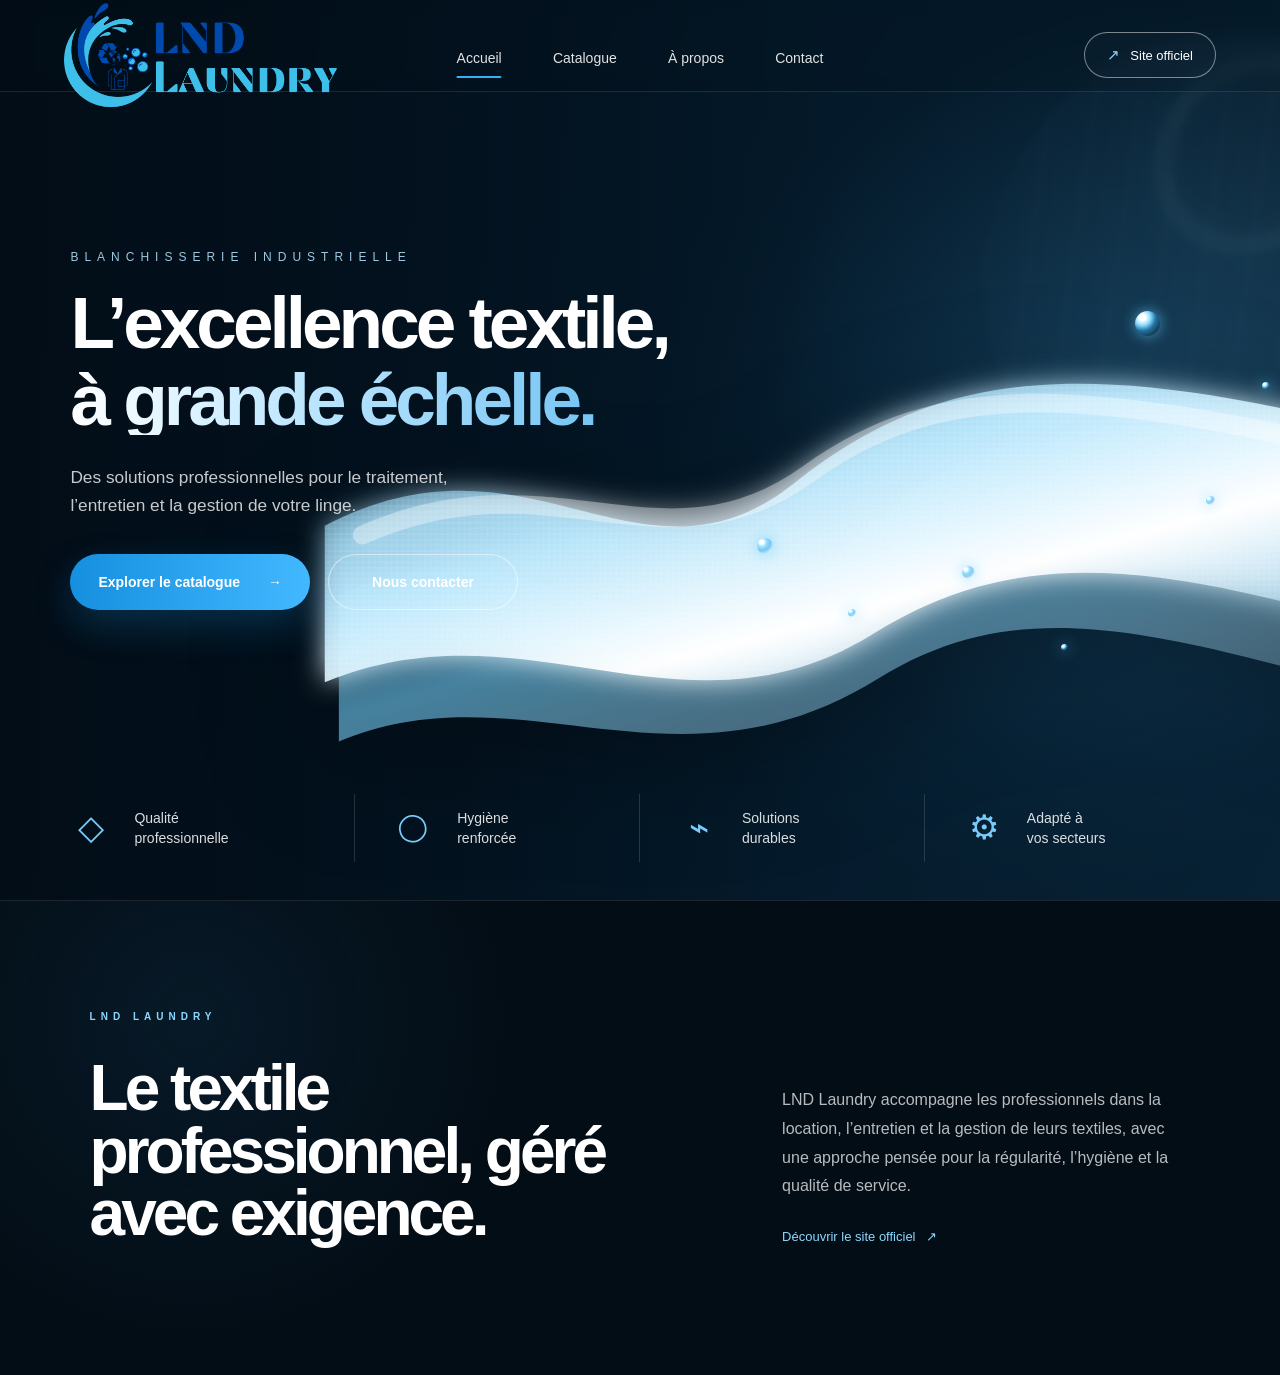
<file: index.html>
<!DOCTYPE html>
<html lang="fr">
<head>
  <meta charset="UTF-8">
  <meta name="viewport" content="width=device-width, initial-scale=1.0">
  <meta name="description" content="LND Laundry — blanchisserie industrielle, location et entretien de textiles professionnels à Casablanca.">
  <meta name="theme-color" content="#03111d">
  <title>LND Laundry — Textile professionnel</title>
  <link rel="stylesheet" href="style.css">
</head>
<body>
  <a class="skip-link" href="#accueil">Aller au contenu</a>

  <div class="page-shell">
    <header class="site-header">
      <a class="brand" href="index.html" aria-label="LND Laundry — Accueil">
    <img
        class="brand-logo"
        src="Assets\palette-LND-4-x-3-in-1080-x-540-px-2.png"
        alt="LND Laundry"
    >
</a>

      <nav class="navigation" aria-label="Navigation principale">
        <a class="nav-link active" href="index.html">Accueil</a>
        <a class="nav-link" href="catalogue.html">Catalogue</a>
        <a class="nav-link" href="#a-propos">À propos</a>
        <a class="nav-link" href="https://www.lndlaundry.ma/contact/" target="_blank" rel="noopener noreferrer">Contact</a>
      </nav>

      <a class="official-site-button" href="https://www.lndlaundry.ma/" target="_blank" rel="noopener noreferrer">
        <span class="official-icon" aria-hidden="true">↗</span>
        <span>Site officiel</span>
      </a>
    </header>

    <main id="accueil">
      <section class="hero" aria-labelledby="hero-title">
        <div class="hero-copy">
          <p class="eyebrow">BLANCHISSERIE INDUSTRIELLE</p>

          <h1 id="hero-title">
            L’excellence textile,
            <span>à grande échelle.</span>
          </h1>

          <p class="hero-description">
            Des solutions professionnelles pour le traitement,<br>
            l’entretien et la gestion de votre linge.
          </p>

          <div class="hero-actions">
            <a class="primary-button" href="catalogue.html">
              <span>Explorer le catalogue</span>
              <span aria-hidden="true">→</span>
            </a>

            <a class="secondary-button" href="https://www.lndlaundry.ma/contact/" target="_blank" rel="noopener noreferrer">
              Nous contacter
            </a>
          </div>
        </div>

        <div class="hero-art" aria-hidden="true">
          <div class="machine-light"></div>
          <div class="steam-cloud steam-a"></div>
          <div class="steam-cloud steam-b"></div>
          <div class="steam-cloud steam-c"></div>

          <svg class="fabric-scene" viewBox="0 0 1100 680" xmlns="http://www.w3.org/2000/svg" role="presentation">
            <defs>
              <linearGradient id="fabricBackGradient" x1="0" y1="0" x2="1" y2="1">
                <stop offset="0" stop-color="#0d4a72" stop-opacity="0.18"/>
                <stop offset="0.46" stop-color="#6fc8f1" stop-opacity="0.62"/>
                <stop offset="1" stop-color="#dff5ff" stop-opacity="0.18"/>
              </linearGradient>

              <linearGradient id="fabricFrontGradient" x1="0" y1="0" x2="1" y2="1">
                <stop offset="0" stop-color="#62bfe9" stop-opacity="0.20"/>
                <stop offset="0.38" stop-color="#bceaff" stop-opacity="0.85"/>
                <stop offset="0.62" stop-color="#ffffff" stop-opacity="0.96"/>
                <stop offset="1" stop-color="#7bc8ef" stop-opacity="0.36"/>
              </linearGradient>

              <pattern id="weave" width="12" height="12" patternUnits="userSpaceOnUse">
                <path d="M0 2H12M0 8H12" stroke="#ffffff" stroke-opacity="0.22" stroke-width="0.8"/>
                <path d="M2 0V12M8 0V12" stroke="#ffffff" stroke-opacity="0.16" stroke-width="0.8"/>
              </pattern>

              <filter id="fabricGlow" x="-30%" y="-30%" width="160%" height="160%">
                <feGaussianBlur stdDeviation="14" result="blur"/>
                <feMerge>
                  <feMergeNode in="blur"/>
                  <feMergeNode in="SourceGraphic"/>
                </feMerge>
              </filter>
            </defs>

            <g class="fabric-layer fabric-layer-back">
              <path d="M-30 470 C180 360 330 610 505 425 C650 272 816 255 1130 345 L1130 585 C870 520 710 455 545 558 C330 692 162 544 -30 625 Z" fill="url(#fabricBackGradient)"/>
            </g>

            <g class="fabric-layer fabric-layer-main" filter="url(#fabricGlow)">
              <path d="M-45 395 C175 280 290 480 455 350 C608 230 760 205 1135 310 L1135 520 C860 438 704 408 540 510 C338 636 170 472 -45 562 Z" fill="url(#fabricFrontGradient)"/>
              <path d="M-45 395 C175 280 290 480 455 350 C608 230 760 205 1135 310 L1135 520 C860 438 704 408 540 510 C338 636 170 472 -45 562 Z" fill="url(#weave)" opacity="0.85"/>
              <path class="fabric-highlight" d="M-5 405 C196 315 314 452 470 340 C612 238 758 246 1090 323" fill="none" stroke="#ffffff" stroke-opacity="0.36" stroke-width="20" stroke-linecap="round"/>
            </g>
          </svg>

          <span class="water-drop drop-1"></span>
          <span class="water-drop drop-2"></span>
          <span class="water-drop drop-3"></span>
          <span class="water-drop drop-4"></span>
          <span class="water-drop drop-5"></span>
          <span class="water-drop drop-6"></span>
          <span class="water-drop drop-7"></span>
        </div>

        <div class="feature-strip" aria-label="Atouts LND Laundry">
          <div class="feature-item">
            <span class="feature-icon" aria-hidden="true">◇</span>
            <span>Qualité<br>professionnelle</span>
          </div>

          <div class="feature-item">
            <span class="feature-icon droplet-icon" aria-hidden="true">◯</span>
            <span>Hygiène<br>renforcée</span>
          </div>

          <div class="feature-item">
            <span class="feature-icon" aria-hidden="true">⌁</span>
            <span>Solutions<br>durables</span>
          </div>

          <div class="feature-item">
            <span class="feature-icon" aria-hidden="true">⚙</span>
            <span>Adapté à<br>vos secteurs</span>
          </div>
        </div>
      </section>

      <section class="about-section" id="a-propos">
        <div class="about-kicker">LND LAUNDRY</div>
        <div class="about-grid">
          <h2>Le textile professionnel, géré avec exigence.</h2>
          <div class="about-copy">
            <p>
              LND Laundry accompagne les professionnels dans la location, l’entretien et la gestion de leurs textiles, avec une approche pensée pour la régularité, l’hygiène et la qualité de service.
            </p>
            <a href="https://www.lndlaundry.ma/" target="_blank" rel="noopener noreferrer">Découvrir le site officiel <span aria-hidden="true">↗</span></a>
          </div>
        </div>
      </section>
    </main>
  </div>
</body>
</html>
</file>
<file: style.css>
/* =========================================================
   LND LAUNDRY — FRONT PAGE
========================================================= */


/* =========================================================
   ROOT
========================================================= */

:root {
    --bg: #03111d;
    --bg-deep: #020a12;
    --bg-soft: #08243a;

    --white: #ffffff;

    --muted: rgba(255, 255, 255, .72);
    --soft: rgba(255, 255, 255, .46);
    --line: rgba(255, 255, 255, .10);

    --blue: #39aef5;
    --blue-light: #8bd8ff;

    --max: 1480px;
}


/* =========================================================
   RESET
========================================================= */

* {
    box-sizing: border-box;
    margin: 0;
    padding: 0;
}


html {
    scroll-behavior: smooth;
}


body {
    min-height: 100vh;

    overflow-x: hidden;

    font-family:
        Inter,
        Arial,
        Helvetica,
        sans-serif;

    color: var(--white);

    background: var(--bg-deep);
}


a {
    color: inherit;
}


img {
    display: block;

    max-width: 100%;
}


/* =========================================================
   SKIP LINK
========================================================= */

.skip-link {
    position: fixed;

    top: -100px;
    left: 20px;

    z-index: 1000;

    padding:
        12px
        18px;

    border-radius: 999px;

    color: #06111a;

    background: white;

    text-decoration: none;
}


.skip-link:focus {
    top: 20px;
}


/* =========================================================
   PAGE
========================================================= */

.page-shell {
    min-height: 100vh;

    background:

        radial-gradient(
            circle at 82% 35%,
            rgba(52, 168, 242, .17),
            transparent 30%
        ),

        linear-gradient(
            120deg,
            #020d17 0%,
            #041827 52%,
            #08253a 100%
        );
}


/* =========================================================
   HEADER
========================================================= */

.site-header {
    position: absolute;

    top: 0;
    left: 0;

    z-index: 100;

    width: 100%;
    height: 92px;

    display: grid;

    grid-template-columns:
        1fr
        auto
        1fr;

    align-items: center;

    padding:
        0
        clamp(26px, 5vw, 86px);

    border-bottom:
        1px solid
        var(--line);

    background:
        rgba(2, 14, 24, .16);

    backdrop-filter:
        blur(7px);

    -webkit-backdrop-filter:
        blur(7px);
}
/* =========================================================
   HOME HEADER — HIDE ON SCROLL
========================================================= */

.site-header {
    transition:
        transform 0.45s cubic-bezier(.22, .61, .36, 1),
        opacity 0.35s ease;

    will-change: transform;

    z-index: 1000;
}


.site-header.header-hidden {
    transform: translateY(-105%);
    opacity: 0;
}

/* =========================================================
   LARGE LND LOGO
========================================================= */

.brand {
    justify-self: start;

    display: flex;
    align-items: center;
    justify-content: flex-start;

    width: 300px;
    height: 110px;

    overflow: visible;

    text-decoration: none;
}


.site-header .brand .brand-logo {
    display: block;

    width: 275px !important;
    height: auto !important;

    max-width: none !important;
    max-height: none !important;

    object-fit: contain;
    object-position: left center;

    flex-shrink: 0;
}


/* TABLET */

@media (max-width: 900px) {

    .brand {
        width: 220px;
        height: 85px;
    }

    .site-header .brand .brand-logo {
        width: 205px !important;
    }

}


/* PHONE */

@media (max-width: 560px) {

    .brand {
        width: 165px;
        height: 70px;
    }

    .site-header .brand .brand-logo {
        width: 155px !important;
    }

}


/* =========================================================
   NAVIGATION
========================================================= */

.navigation {
    justify-self: center;

    display: flex;

    align-items: center;

    gap:
        clamp(
            30px,
            4vw,
            68px
        );
}


.nav-link {
    position: relative;

    padding:
        37px
        0
        31px;

    color:
        rgba(255, 255, 255, .88);

    font-size: 14px;

    font-weight: 500;

    text-decoration: none;

    transition:
        color .25s ease;
}


.nav-link:hover {
    color:
        var(--blue-light);
}


/* =========================================================
   NAV UNDERLINE
========================================================= */

.nav-link::after {
    content: "";

    position: absolute;

    left: 50%;
    bottom: 19px;

    width: 0;
    height: 2px;

    transform:
        translateX(-50%);

    border-radius: 999px;

    background:
        var(--blue);

    transition:
        width .28s ease;
}


.nav-link:hover::after,
.nav-link.active::after {
    width: 100%;
}


/* =========================================================
   OFFICIAL WEBSITE BUTTON
========================================================= */

.official-site-button {
    justify-self: end;

    display: inline-flex;

    align-items: center;

    gap: 10px;

    padding:
        13px
        22px;

    border:
        1px solid
        rgba(255, 255, 255, .47);

    border-radius: 999px;

    color:
        white;

    background:
        rgba(255, 255, 255, .015);

    font-size: 13px;

    font-weight: 500;

    text-decoration: none;

    transition:
        transform .3s ease,
        border-color .3s ease,
        background .3s ease,
        box-shadow .3s ease;
}


.official-site-button:hover {
    transform:
        translateY(-2px);

    border-color:
        rgba(102, 203, 255, .88);

    background:
        rgba(58, 174, 245, .08);

    box-shadow:
        0
        10px
        35px
        rgba(31, 151, 224, .12);
}


.official-icon {
    color:
        var(--blue-light);

    font-size: 15px;
}


/* =========================================================
   HERO
========================================================= */

.hero {
    position: relative;

    min-height: 100svh;

    overflow: hidden;

    display: flex;

    align-items: center;

    padding:
        125px
        clamp(28px, 5.5vw, 96px)
        150px;

    isolation: isolate;
}


/* =========================================================
   HERO BACKGROUND
========================================================= */

.hero::before {
    content: "";

    position: absolute;

    inset: 0;

    z-index: -5;

    background:

        linear-gradient(
            90deg,
            rgba(2, 13, 23, .98) 0%,
            rgba(3, 18, 31, .92) 36%,
            rgba(5, 28, 46, .55) 66%,
            rgba(8, 35, 55, .24) 100%
        ),

        radial-gradient(
            circle at 88% 44%,
            rgba(88, 194, 255, .20),
            transparent 31%
        );
}


/* =========================================================
   HERO COPY
========================================================= */

.hero-copy {
    position: relative;

    z-index: 20;

    width:
        min(
            680px,
            54vw
        );

    margin-top: -15px;
}


/* =========================================================
   EYEBROW
========================================================= */

.eyebrow {
    margin-bottom: 25px;

    color: #9fc8df;

    font-size: 12px;

    font-weight: 500;

    letter-spacing: 6px;
}


/* =========================================================
   HERO TITLE
========================================================= */

.hero h1 {
    max-width: 780px;

    font-size:
        clamp(
            54px,
            5.7vw,
            92px
        );

    line-height: .94;

    font-weight: 770;

    letter-spacing: -4px;

    text-wrap: balance;
}


.hero h1 span {
    display: block;

    margin-top: 8px;

    background:

        linear-gradient(
            90deg,
            #ffffff 0%,
            #c8ebff 28%,
            #58b7ef 95%
        );

    background-clip: text;

    -webkit-background-clip: text;

    color: transparent;
}


/* =========================================================
   HERO DESCRIPTION
========================================================= */

.hero-description {
    margin-top: 28px;

    max-width: 620px;

    color:
        rgba(255, 255, 255, .78);

    font-size:
        clamp(
            16px,
            1.35vw,
            20px
        );

    line-height: 1.65;
}


/* =========================================================
   HERO BUTTONS
========================================================= */

.hero-actions {
    display: flex;

    align-items: center;

    gap: 18px;

    margin-top: 34px;
}


.primary-button,
.secondary-button {
    display: inline-flex;

    align-items: center;

    justify-content: center;

    gap: 28px;

    min-height: 56px;

    padding:
        0
        28px;

    border-radius: 999px;

    color: white;

    font-size: 14px;

    font-weight: 650;

    text-decoration: none;

    transition:
        transform .3s ease,
        box-shadow .3s ease,
        background .3s ease,
        border-color .3s ease;
}


/* =========================================================
   PRIMARY BUTTON
========================================================= */

.primary-button {
    background:

        linear-gradient(
            90deg,
            #158fdf,
            #42b8ff
        );

    box-shadow:

        0
        15px
        38px

        rgba(
            30,
            161,
            240,
            .22
        );
}


.primary-button:hover {
    transform:
        translateY(-3px);

    box-shadow:

        0
        19px
        48px

        rgba(
            30,
            161,
            240,
            .34
        );
}


/* =========================================================
   SECONDARY BUTTON
========================================================= */

.secondary-button {
    min-width: 190px;

    border:
        1px solid
        rgba(255, 255, 255, .52);

    background:
        rgba(255, 255, 255, .015);
}


.secondary-button:hover {
    transform:
        translateY(-3px);

    border-color:
        rgba(124, 211, 255, .75);

    background:
        rgba(255, 255, 255, .055);
}


/* =========================================================
   HERO ART
========================================================= */

.hero-art {
    position: absolute;

    top: 92px;
    right: -5%;
    bottom: 100px;

    z-index: 2;

    width: 72%;

    pointer-events: none;
}


/* =========================================================
   INDUSTRIAL MACHINE LIGHT
========================================================= */

.machine-light {
    position: absolute;

    top: -8%;
    right: -3%;

    width: 42%;
    height: 62%;

    opacity: .32;

    border-radius:
        55%
        0
        0
        55%;

    background:

        linear-gradient(
            90deg,
            rgba(125, 203, 246, .04),
            rgba(170, 224, 255, .14)
        ),

        repeating-linear-gradient(
            90deg,
            rgba(255, 255, 255, .08) 0 2px,
            transparent 2px 44px
        );

    filter:
        blur(3px);

    transform:
        skewX(-8deg);
}


.machine-light::after {
    content: "";

    position: absolute;

    top: 4%;
    right: 8%;

    width: 165px;
    height: 165px;

    border:
        18px solid
        rgba(190, 234, 255, .13);

    border-radius: 50%;

    box-shadow:

        0
        0
        45px
        rgba(108, 199, 250, .12),

        inset
        0
        0
        30px
        rgba(220, 246, 255, .08);
}


/* =========================================================
   FABRIC SVG
========================================================= */

.fabric-scene {
    position: absolute;

    right: -6%;
    bottom: 1%;

    width: 112%;
    height: auto;

    overflow: visible;

    filter:
        drop-shadow(
            0
            34px
            60px
            rgba(0, 0, 0, .38)
        );
}


/* =========================================================
   FABRIC ANIMATION
========================================================= */

.fabric-layer-back {
    transform-origin:
        54%
        54%;

    animation:

        fabricBack

        10s

        ease-in-out

        infinite;
}


.fabric-layer-main {
    transform-origin:
        58%
        54%;

    animation:

        fabricMain

        7.5s

        ease-in-out

        infinite;
}


.fabric-highlight {
    animation:

        highlightPulse

        6s

        ease-in-out

        infinite;
}


/* =========================================================
   STEAM
========================================================= */

.steam-cloud {
    position: absolute;

    bottom: 43%;

    width: 130px;
    height: 280px;

    border-radius: 50%;

    opacity: 0;

    background:

        radial-gradient(
            ellipse,
            rgba(230, 248, 255, .19),
            rgba(149, 216, 252, .05) 48%,
            transparent 72%
        );

    filter:
        blur(25px);

    animation:

        steamRise

        7s

        ease-in-out

        infinite;
}


.steam-a {
    right: 17%;
}


.steam-b {
    right: 35%;

    animation-delay: 2.2s;
}


.steam-c {
    right: 53%;

    animation-delay: 4.4s;
}


/* =========================================================
   WATER DROPS
========================================================= */

.water-drop {
    position: absolute;

    width: 11px;
    height: 11px;

    border-radius: 50%;

    background:

        radial-gradient(
            circle at 30% 26%,
            #ffffff 0 12%,
            #92dfff 30%,
            rgba(44, 162, 229, .55) 52%,
            rgba(40, 149, 214, .05) 76%
        );

    box-shadow:

        0
        0
        14px

        rgba(
            104,
            203,
            255,
            .65
        );

    animation:

        bubbleFloat

        5.5s

        ease-in-out

        infinite;
}


.drop-1 {
    right: 20%;
    top: 31%;

    width: 25px;
    height: 25px;
}


.drop-2 {
    right: 8%;
    top: 41%;

    width: 8px;
    height: 8px;

    animation-delay: .9s;
}


.drop-3 {
    right: 40%;
    top: 67%;

    width: 13px;
    height: 13px;

    animation-delay: 1.8s;
}


.drop-4 {
    right: 53%;
    top: 73%;

    width: 8px;
    height: 8px;

    animation-delay: 2.7s;
}


.drop-5 {
    right: 30%;
    top: 78%;

    width: 7px;
    height: 7px;

    animation-delay: 3.5s;
}


.drop-6 {
    right: 14%;
    top: 57%;

    width: 9px;
    height: 9px;

    animation-delay: 4.1s;
}


.drop-7 {
    right: 62%;
    top: 63%;

    width: 16px;
    height: 16px;

    animation-delay: 1.3s;
}


/* =========================================================
   FEATURE STRIP
========================================================= */

.feature-strip {
    position: absolute;

    left:
        clamp(
            28px,
            5.5vw,
            96px
        );

    right:
        clamp(
            28px,
            5.5vw,
            96px
        );

    bottom: 38px;

    z-index: 30;

    display: grid;

    grid-template-columns:
        repeat(
            4,
            1fr
        );

    align-items: stretch;
}


.feature-item {
    min-height: 68px;

    display: flex;

    align-items: center;

    gap: 22px;

    padding:
        0
        38px;

    border-right:

        1px solid

        rgba(
            255,
            255,
            255,
            .14
        );

    color:
        rgba(255, 255, 255, .86);

    font-size: 14px;

    line-height: 1.45;
}


.feature-item:first-child {
    padding-left: 0;
}


.feature-item:last-child {
    border-right: 0;
}


.feature-icon {
    min-width: 42px;

    color: #79cbfa;

    font-size: 34px;

    font-weight: 300;

    text-align: center;
}


.droplet-icon {
    transform:
        rotate(45deg)
        scale(.8);
}


/* =========================================================
   ABOUT SECTION
========================================================= */

.about-section {
    position: relative;

    z-index: 5;

    padding:
        110px
        clamp(28px, 7vw, 120px)
        130px;

    border-top:
        1px solid
        var(--line);

    background:

        radial-gradient(
            circle at 15% 25%,
            rgba(57, 174, 245, .08),
            transparent 28%
        ),

        #030d16;
}


.about-kicker {
    margin-bottom: 35px;

    color:
        var(--blue-light);

    font-size: 10px;

    font-weight: 700;

    letter-spacing: 5px;
}


.about-grid {
    width:
        min(
            100%,
            var(--max)
        );

    display: grid;

    grid-template-columns:

        minmax(
            0,
            1.2fr
        )

        minmax(
            280px,
            .8fr
        );

    gap: 80px;
}


.about-grid h2 {
    max-width: 760px;

    font-size:
        clamp(
            40px,
            5vw,
            78px
        );

    line-height: .98;

    letter-spacing: -4px;
}


.about-copy {
    align-self: end;
}


.about-copy p {
    color:
        var(--muted);

    font-size: 16px;

    line-height: 1.8;
}


.about-copy a {
    display: inline-flex;

    gap: 10px;

    margin-top: 28px;

    color:
        var(--blue-light);

    font-size: 13px;

    text-decoration: none;
}


/* =========================================================
   FABRIC MAIN ANIMATION
========================================================= */

@keyframes fabricMain {

    0%,
    100% {

        transform:

            translateY(2px)

            rotate(-1deg)

            skewX(-1deg)

            scaleY(.98);

    }


    50% {

        transform:

            translateY(-24px)

            rotate(1.2deg)

            skewX(1.5deg)

            scaleY(1.04);

    }

}


/* =========================================================
   FABRIC BACK ANIMATION
========================================================= */

@keyframes fabricBack {

    0%,
    100% {

        transform:

            translateY(12px)

            rotate(1deg)

            scaleY(.96);

    }


    50% {

        transform:

            translateY(-18px)

            rotate(-1.3deg)

            scaleY(1.04);

    }

}


/* =========================================================
   HIGHLIGHT
========================================================= */

@keyframes highlightPulse {

    0%,
    100% {

        opacity: .22;

        transform:
            translateX(-30px);

    }


    50% {

        opacity: .62;

        transform:
            translateX(55px);

    }

}


/* =========================================================
   STEAM ANIMATION
========================================================= */

@keyframes steamRise {

    0% {

        opacity: 0;

        transform:

            translateY(120px)

            scale(.68);

    }


    30% {
        opacity: .28;
    }


    70% {
        opacity: .12;
    }


    100% {

        opacity: 0;

        transform:

            translateY(-190px)

            translateX(38px)

            scale(1.45);

    }

}


/* =========================================================
   WATER ANIMATION
========================================================= */

@keyframes bubbleFloat {

    0%,
    100% {

        transform:

            translateY(0)

            scale(1);

    }


    50% {

        transform:

            translateY(-35px)

            scale(1.14);

    }

}


/* =========================================================
   TABLET
========================================================= */

@media (max-width: 1080px) {

    .navigation {
        gap: 28px;
    }


    .hero-copy {
        width: 60vw;
    }


    .hero-art {
        right: -22%;

        width: 84%;

        opacity: .78;
    }


    .feature-item {
        padding:
            0
            24px;
    }

}


/* =========================================================
   SMALL TABLET / MOBILE NAV
========================================================= */

@media (max-width: 860px) {

    .site-header {
        grid-template-columns:
            1fr
            auto;

        height: 78px;
    }


    .navigation {
        display: none;
    }


    /* logo fix on tablet/mobile */

    .brand {
        width: 115px;
        height: 56px;
    }


    .site-header .brand .brand-logo {
        max-width: 110px !important;
        max-height: 50px !important;
    }


    .hero {
        min-height: 900px;

        align-items: flex-start;

        padding-top: 150px;
    }


    .hero-copy {
        width: 100%;
    }


    .hero-art {
        top: 300px;

        right: -48%;

        bottom: 110px;

        width: 140%;

        opacity: .36;
    }


    .feature-strip {
        grid-template-columns:
            repeat(
                2,
                1fr
            );

        row-gap: 22px;
    }


    .feature-item:nth-child(2) {
        border-right: 0;
    }


    .about-grid {
        grid-template-columns:
            1fr;

        gap: 35px;
    }

}


/* =========================================================
   PHONE
========================================================= */

@media (max-width: 560px) {

    .site-header {
        padding:
            0
            20px;
    }


    .brand {
        width: 100px;
        height: 52px;
    }


    .site-header .brand .brand-logo {
        max-width: 96px !important;
        max-height: 45px !important;
    }


    .official-site-button {
        padding:
            10px
            14px;

        font-size: 11px;
    }


    .hero {
        min-height: 880px;

        padding:
            135px
            22px
            170px;
    }


    .hero h1 {
        font-size:
            clamp(
                52px,
                16vw,
                72px
            );

        letter-spacing: -3px;
    }


    .eyebrow {
        font-size: 9px;

        letter-spacing: 4px;
    }


    .hero-description br {
        display: none;
    }


    .hero-actions {
        flex-direction: column;

        align-items: stretch;

        width:
            min(
                100%,
                330px
            );
    }


    .primary-button,
    .secondary-button {
        width: 100%;
    }


    .hero-art {
        top: 380px;

        right: -95%;

        width: 205%;

        opacity: .30;
    }


    .feature-strip {
        left: 22px;
        right: 22px;

        bottom: 28px;

        gap:
            12px
            0;
    }


    .feature-item {
        min-height: 60px;

        gap: 10px;

        padding:
            0
            12px;

        font-size: 11px;
    }


    .feature-item:first-child {
        padding-left: 0;
    }


    .feature-icon {
        min-width: 28px;

        font-size: 25px;
    }


    .about-section {
        padding:
            80px
            22px
            95px;
    }


    .about-grid h2 {
        letter-spacing: -3px;
    }

}


/* =========================================================
   REDUCED MOTION
========================================================= */

@media (prefers-reduced-motion: reduce) {

    *,
    *::before,
    *::after {

        animation-duration:
            .01ms !important;

        animation-iteration-count:
            1 !important;

        transition-duration:
            .01ms !important;

        scroll-behavior:
            auto !important;
    }

}
</file>
